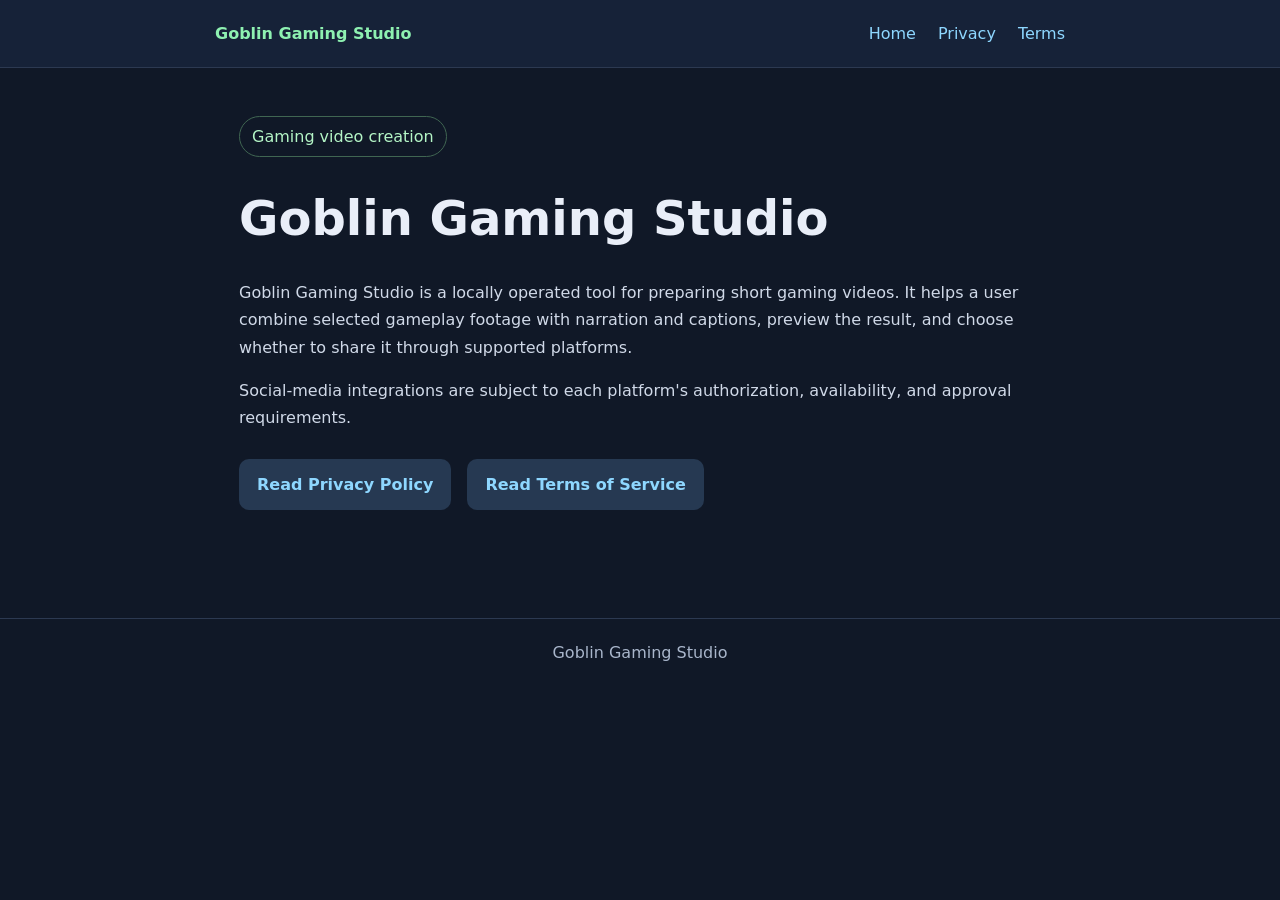
<file: index.html>
<!doctype html><html lang="en"><head><meta charset="utf-8"><meta name="viewport" content="width=device-width, initial-scale=1"><title>Goblin Gaming Studio — Legal Information</title><meta name="description" content="Legal information for Goblin Gaming Studio."><link rel="stylesheet" href="style.css"></head><body><header><nav><strong>Goblin Gaming Studio</strong><a href="index.html">Home</a><a href="privacy.html">Privacy</a><a href="terms.html">Terms</a></nav></header><main><span class="pill">Gaming video creation</span><h1>Goblin Gaming Studio</h1><p>Goblin Gaming Studio is a locally operated tool for preparing short gaming videos. It helps a user combine selected gameplay footage with narration and captions, preview the result, and choose whether to share it through supported platforms.</p><p>Social-media integrations are subject to each platform's authorization, availability, and approval requirements.</p><div class="links"><a href="privacy.html">Read Privacy Policy</a><a href="terms.html">Read Terms of Service</a></div></main><footer>Goblin Gaming Studio</footer></body></html>
</file>
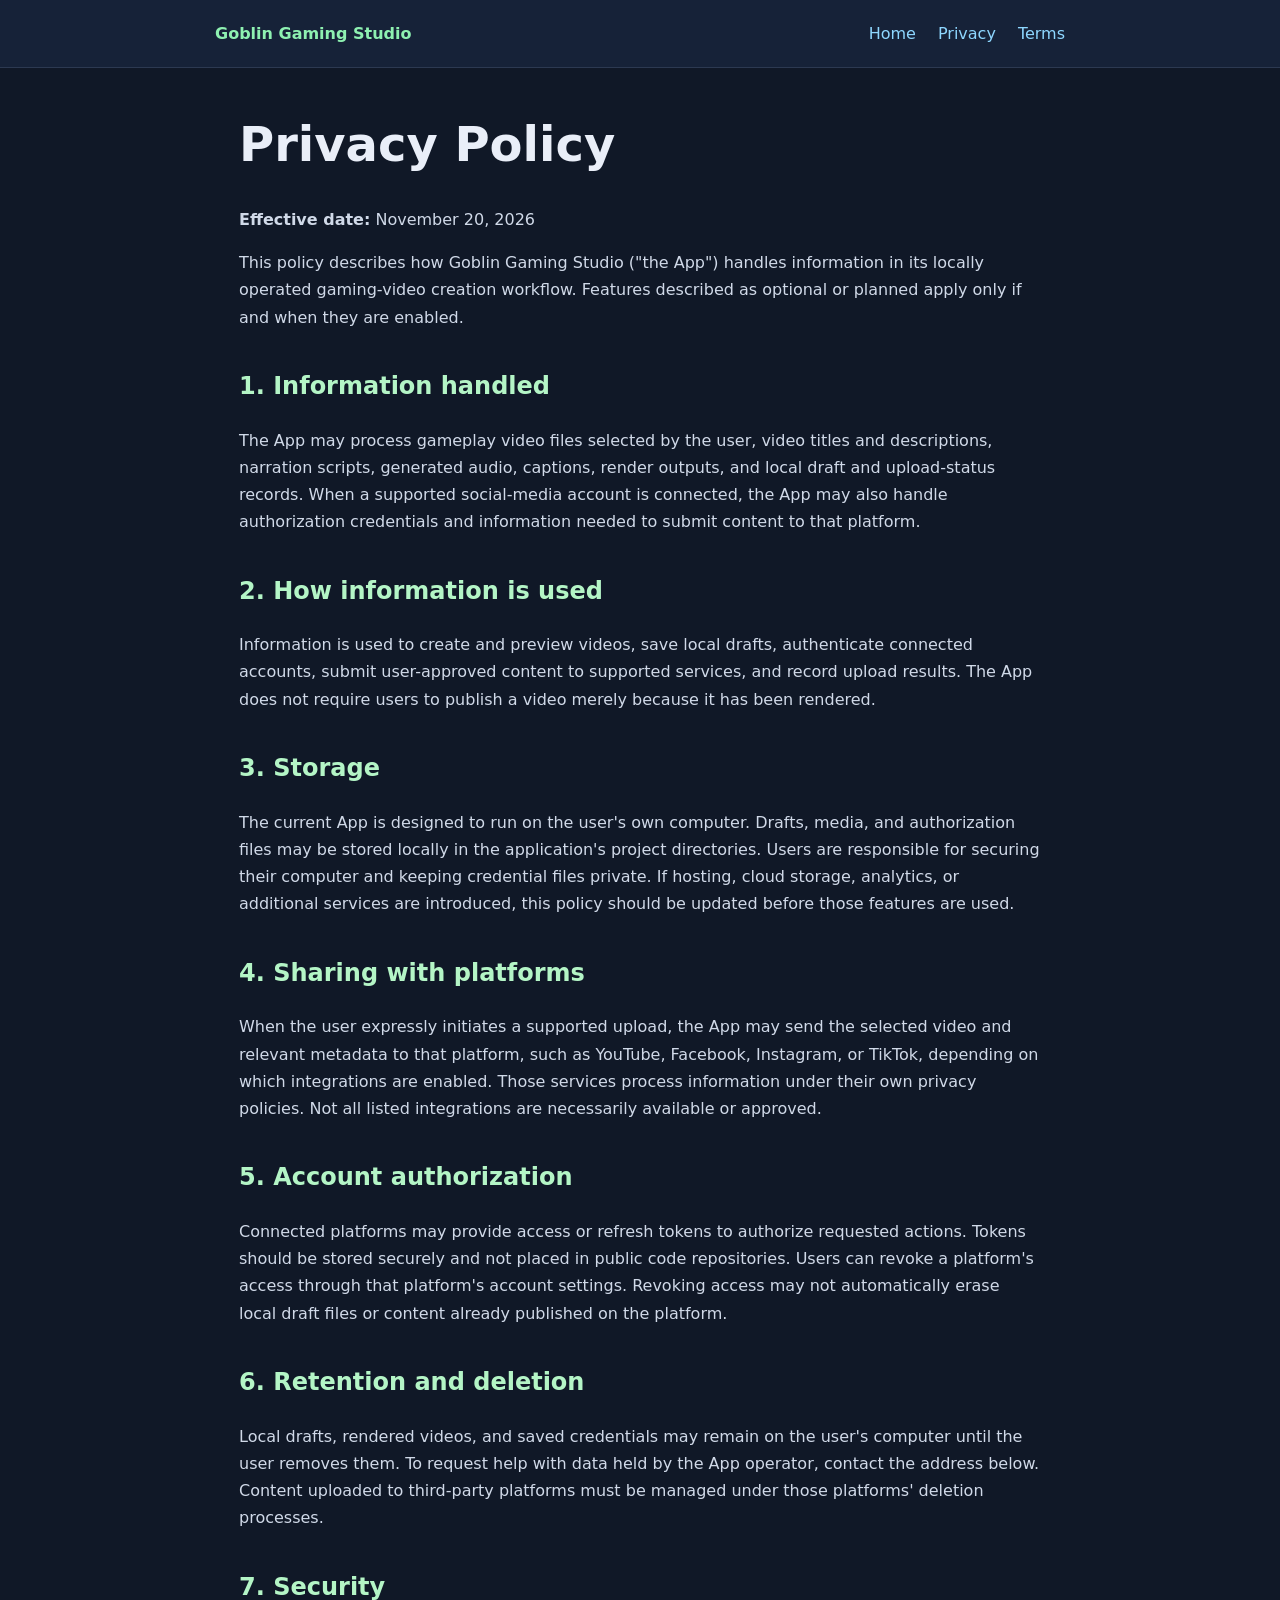
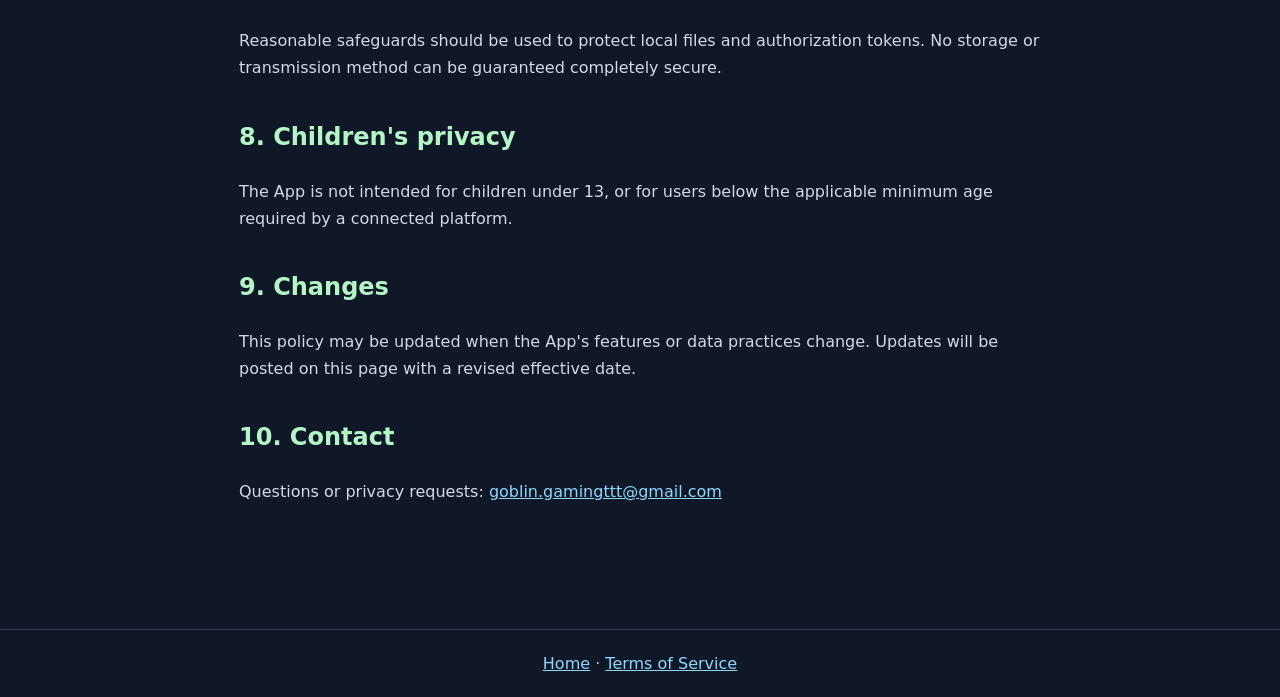
<file: privacy.html>
<!doctype html><html lang="en"><head><meta charset="utf-8"><meta name="viewport" content="width=device-width, initial-scale=1"><title>Privacy Policy — Goblin Gaming Studio</title><link rel="stylesheet" href="style.css"></head><body><header><nav><strong>Goblin Gaming Studio</strong><a href="index.html">Home</a><a href="privacy.html">Privacy</a><a href="terms.html">Terms</a></nav></header><main><h1>Privacy Policy</h1><p><strong>Effective date:</strong> November 20, 2026</p><p>This policy describes how Goblin Gaming Studio ("the App") handles information in its locally operated gaming-video creation workflow. Features described as optional or planned apply only if and when they are enabled.</p><h2>1. Information handled</h2><p>The App may process gameplay video files selected by the user, video titles and descriptions, narration scripts, generated audio, captions, render outputs, and local draft and upload-status records. When a supported social-media account is connected, the App may also handle authorization credentials and information needed to submit content to that platform.</p><h2>2. How information is used</h2><p>Information is used to create and preview videos, save local drafts, authenticate connected accounts, submit user-approved content to supported services, and record upload results. The App does not require users to publish a video merely because it has been rendered.</p><h2>3. Storage</h2><p>The current App is designed to run on the user's own computer. Drafts, media, and authorization files may be stored locally in the application's project directories. Users are responsible for securing their computer and keeping credential files private. If hosting, cloud storage, analytics, or additional services are introduced, this policy should be updated before those features are used.</p><h2>4. Sharing with platforms</h2><p>When the user expressly initiates a supported upload, the App may send the selected video and relevant metadata to that platform, such as YouTube, Facebook, Instagram, or TikTok, depending on which integrations are enabled. Those services process information under their own privacy policies. Not all listed integrations are necessarily available or approved.</p><h2>5. Account authorization</h2><p>Connected platforms may provide access or refresh tokens to authorize requested actions. Tokens should be stored securely and not placed in public code repositories. Users can revoke a platform's access through that platform's account settings. Revoking access may not automatically erase local draft files or content already published on the platform.</p><h2>6. Retention and deletion</h2><p>Local drafts, rendered videos, and saved credentials may remain on the user's computer until the user removes them. To request help with data held by the App operator, contact the address below. Content uploaded to third-party platforms must be managed under those platforms' deletion processes.</p><h2>7. Security</h2><p>Reasonable safeguards should be used to protect local files and authorization tokens. No storage or transmission method can be guaranteed completely secure.</p><h2>8. Children's privacy</h2><p>The App is not intended for children under 13, or for users below the applicable minimum age required by a connected platform.</p><h2>9. Changes</h2><p>This policy may be updated when the App's features or data practices change. Updates will be posted on this page with a revised effective date.</p><h2>10. Contact</h2><p>Questions or privacy requests: <a href="mailto:goblin.gamingttt@gmail.com">goblin.gamingttt@gmail.com</a></p></main><footer><a href="index.html">Home</a> · <a href="terms.html">Terms of Service</a></footer></body></html>
</file>
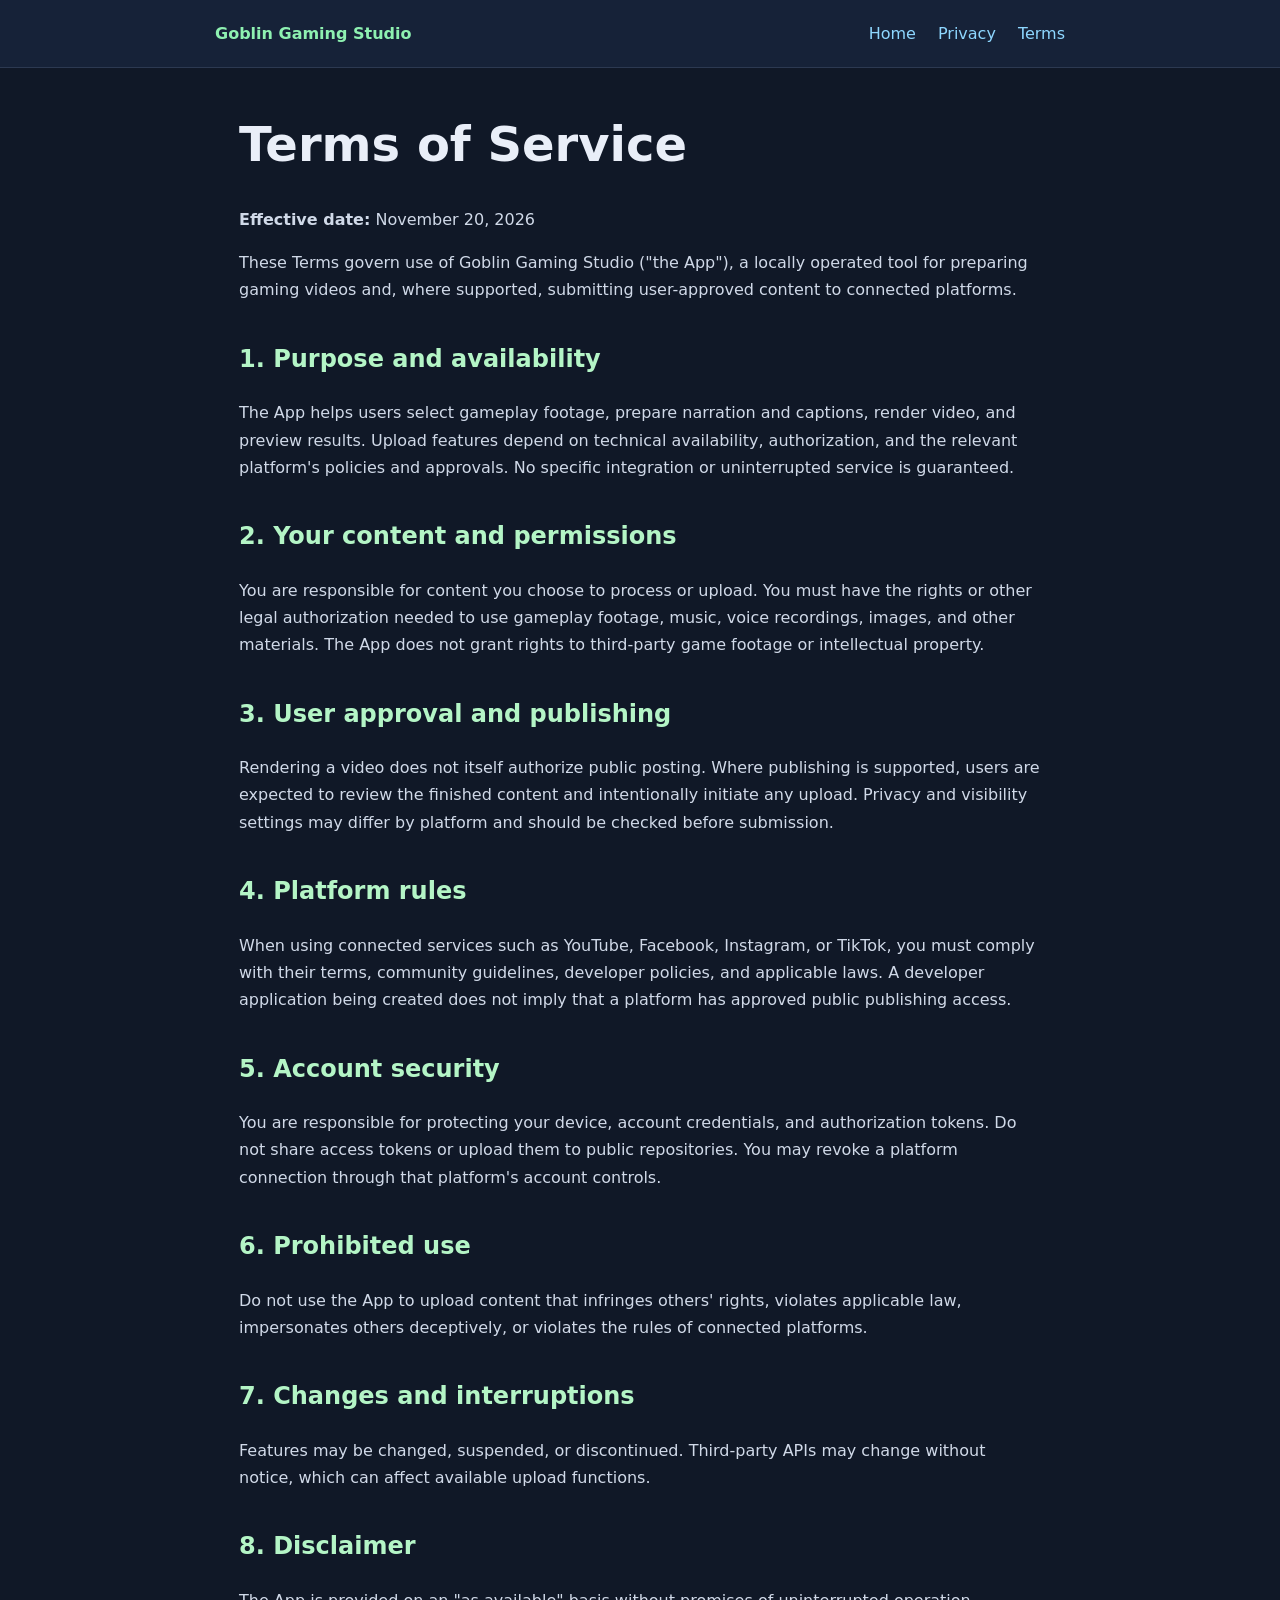
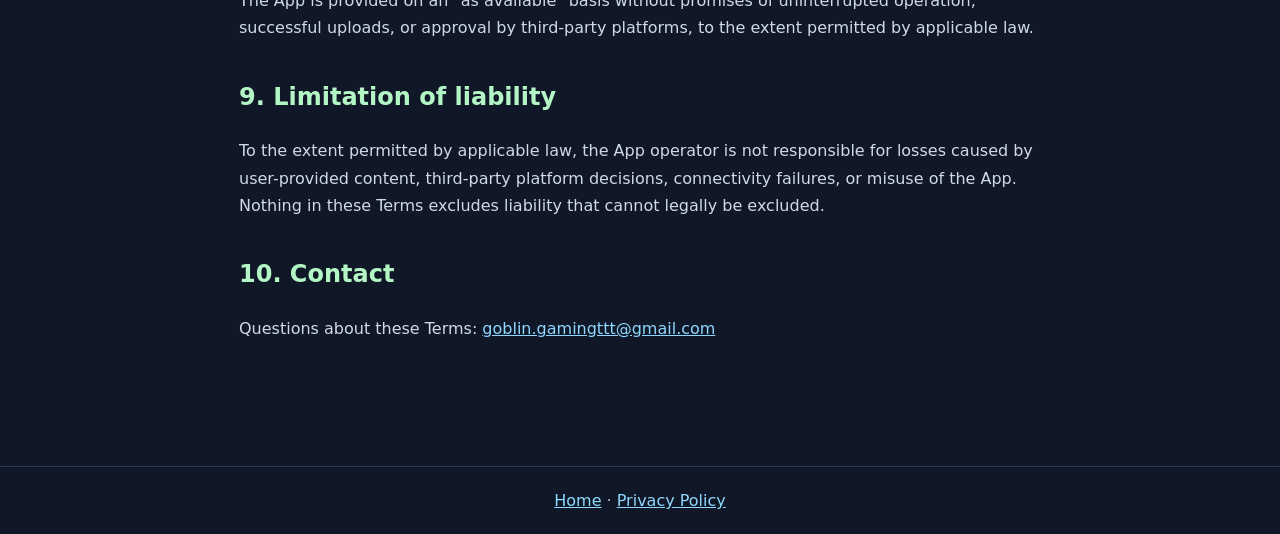
<file: terms.html>
<!doctype html><html lang="en"><head><meta charset="utf-8"><meta name="viewport" content="width=device-width, initial-scale=1"><title>Terms of Service — Goblin Gaming Studio</title><link rel="stylesheet" href="style.css"></head><body><header><nav><strong>Goblin Gaming Studio</strong><a href="index.html">Home</a><a href="privacy.html">Privacy</a><a href="terms.html">Terms</a></nav></header><main><h1>Terms of Service</h1><p><strong>Effective date:</strong> November 20, 2026</p><p>These Terms govern use of Goblin Gaming Studio ("the App"), a locally operated tool for preparing gaming videos and, where supported, submitting user-approved content to connected platforms.</p><h2>1. Purpose and availability</h2><p>The App helps users select gameplay footage, prepare narration and captions, render video, and preview results. Upload features depend on technical availability, authorization, and the relevant platform's policies and approvals. No specific integration or uninterrupted service is guaranteed.</p><h2>2. Your content and permissions</h2><p>You are responsible for content you choose to process or upload. You must have the rights or other legal authorization needed to use gameplay footage, music, voice recordings, images, and other materials. The App does not grant rights to third-party game footage or intellectual property.</p><h2>3. User approval and publishing</h2><p>Rendering a video does not itself authorize public posting. Where publishing is supported, users are expected to review the finished content and intentionally initiate any upload. Privacy and visibility settings may differ by platform and should be checked before submission.</p><h2>4. Platform rules</h2><p>When using connected services such as YouTube, Facebook, Instagram, or TikTok, you must comply with their terms, community guidelines, developer policies, and applicable laws. A developer application being created does not imply that a platform has approved public publishing access.</p><h2>5. Account security</h2><p>You are responsible for protecting your device, account credentials, and authorization tokens. Do not share access tokens or upload them to public repositories. You may revoke a platform connection through that platform's account controls.</p><h2>6. Prohibited use</h2><p>Do not use the App to upload content that infringes others' rights, violates applicable law, impersonates others deceptively, or violates the rules of connected platforms.</p><h2>7. Changes and interruptions</h2><p>Features may be changed, suspended, or discontinued. Third-party APIs may change without notice, which can affect available upload functions.</p><h2>8. Disclaimer</h2><p>The App is provided on an "as available" basis without promises of uninterrupted operation, successful uploads, or approval by third-party platforms, to the extent permitted by applicable law.</p><h2>9. Limitation of liability</h2><p>To the extent permitted by applicable law, the App operator is not responsible for losses caused by user-provided content, third-party platform decisions, connectivity failures, or misuse of the App. Nothing in these Terms excludes liability that cannot legally be excluded.</p><h2>10. Contact</h2><p>Questions about these Terms: <a href="mailto:goblin.gamingttt@gmail.com">goblin.gamingttt@gmail.com</a></p></main><footer><a href="index.html">Home</a> · <a href="privacy.html">Privacy Policy</a></footer></body></html>
</file>
<file: style.css>
:root{color-scheme:dark;font-family:system-ui,-apple-system,BlinkMacSystemFont,"Segoe UI",sans-serif;background:#101827;color:#e9eef8}*{box-sizing:border-box}body{margin:0;line-height:1.7}header{border-bottom:1px solid #2c3951;background:#162238;padding:20px 24px}nav{max-width:850px;margin:auto;display:flex;gap:22px;flex-wrap:wrap;align-items:center}nav strong{margin-right:auto;color:#8ef1b1}a{color:#8ed7ff}nav a{text-decoration:none}main{max-width:850px;margin:48px auto;padding:0 24px 60px}h1{font-size:clamp(2rem,5vw,3rem);line-height:1.2}h2{margin-top:2.2rem;color:#b4f5c6}p,li{color:#d0d9e8}.notice{border-left:4px solid #e4b95e;padding:12px 18px;background:#272536;border-radius:4px}footer{border-top:1px solid #2c3951;padding:20px 24px;text-align:center;color:#a9b6cb}.pill{display:inline-block;border:1px solid #406652;border-radius:999px;padding:6px 12px;color:#b4f5c6}.links{display:flex;gap:16px;flex-wrap:wrap;margin-top:28px}.links a{padding:12px 18px;background:#263952;border-radius:10px;text-decoration:none;font-weight:600}
</file>
